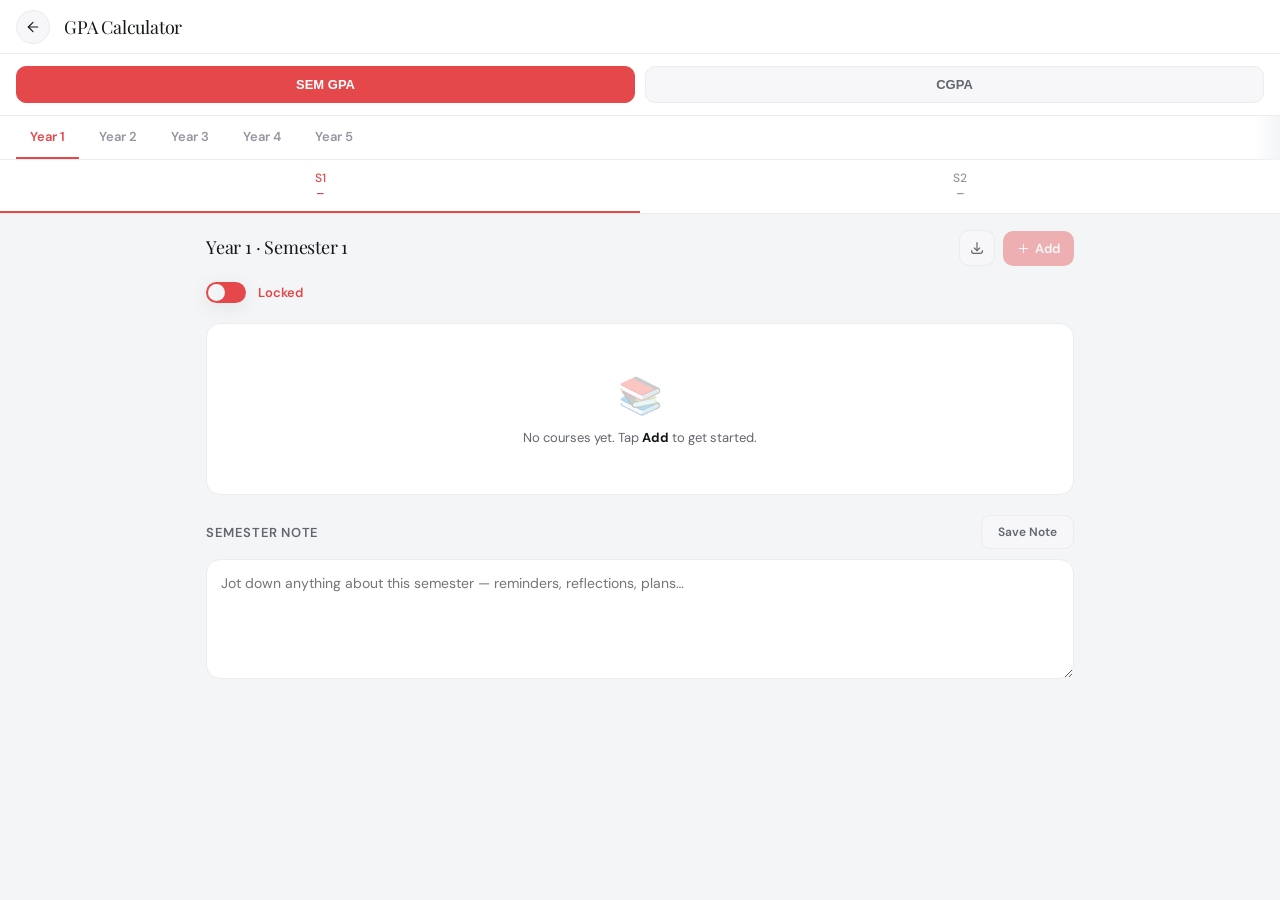
<file: gpa-calculator.html>
<!DOCTYPE html>
<html lang="en" data-theme="light">
<head>
<meta charset="UTF-8"/>
<meta name="viewport" content="width=device-width, initial-scale=1.0, maximum-scale=1.0"/>
<script>
  (function() {
    try {
      var t = localStorage.getItem('gv_theme');
      if (t === 'light' || t === 'dark') document.documentElement.setAttribute('data-theme', t);
    } catch (e) {}
  })();
</script>
<title>GPA Calculator — GradeVault</title>
<link href="https://fonts.googleapis.com/css2?family=Playfair+Display:wght@600;700&family=DM+Sans:wght@300;400;500;600&family=DM+Mono:wght@400;500&display=swap" rel="stylesheet"/>
<style>
  *, *::before, *::after { box-sizing: border-box; margin: 0; padding: 0; }
  :focus-visible { outline: 2px solid var(--gold) !important; outline-offset: 2px; border-radius: 4px; }
  input:focus-visible, select:focus-visible, textarea:focus-visible { outline-offset: 0; }
  ::selection { background: var(--gold); color: var(--on-gold); }
  :root, :root[data-theme="light"] {
    --bg:#f4f5f7; --surface:#ffffff; --card:#f7f7f9; --border:#ececef; --border2:#e0e1e6;
    --gold:#e5484a; --gold2:#c93a3a; --green:#2d7a4f; --green2:#2f8c5c; --red:#c0392b; --red2:#e5484a;
    --blue:#2980b9; --text:#14171a; --text2:#62666d; --text3:#9497a0;
    --A:#2f8c5c; --B:#2980b9; --C:#c9932b; --D:#c0784a; --E:#c0392b; --F:#6b2d2d;
    --shadow:0 4px 20px rgba(20,23,26,0.08); --radius:14px;
    --overlay-soft:rgba(0,0,0,0.02); --overlay-soft2:rgba(0,0,0,0.045);
    --on-gold:#ffffff;
  }
  :root[data-theme="dark"] {
    --bg:#0e0f14; --surface:#16181f; --card:#1c1f2a; --border:#2a2d3a; --border2:#353848;
    --gold:#e5484a; --gold2:#f16a6c; --green:#2d7a4f; --green2:#3da86c; --red:#c0392b; --red2:#e5484a;
    --blue:#2980b9; --text:#e8eaf0; --text2:#9da0b0; --text3:#6b6f80;
    --A:#3da86c; --B:#2980b9; --C:#d4a843; --D:#c0784a; --E:#c0392b; --F:#6b2d2d;
    --shadow:0 4px 24px rgba(0,0,0,0.4); --radius:14px;
    --overlay-soft:rgba(255,255,255,0.02); --overlay-soft2:rgba(255,255,255,0.04);
    --on-gold:#ffffff;
  }
  html, body { height:100%; background:var(--bg); color:var(--text); font-family:'DM Sans',sans-serif; font-size:15px; -webkit-font-smoothing:antialiased; }

  /* ── Header ─────────────────────────────────────────────── */
  header { background:var(--surface); border-bottom:1px solid var(--border); padding:0 16px; padding-top:env(safe-area-inset-top); padding-left:calc(16px + env(safe-area-inset-left)); padding-right:calc(16px + env(safe-area-inset-right)); display:flex; align-items:center; gap:14px; min-height:54px; flex-shrink:0; position:sticky; top:0; z-index:100; }
  .gpa-back { background:var(--card); border:1px solid var(--border); color:var(--text); width:34px; height:34px; border-radius:50%; display:flex; align-items:center; justify-content:center; cursor:pointer; transition:border-color 0.2s; flex-shrink:0; -webkit-tap-highlight-color:transparent; }
  .gpa-back:active { transform:scale(0.88); background:var(--overlay-soft2); transition:transform 0.08s; }
  .gpa-back:hover { border-color:var(--gold); }
  .gpa-back svg { width:16px; height:16px; }
  .gpa-header-title { font-family:'Playfair Display',serif; font-size:18px; color:var(--text); letter-spacing:-0.2px; }

  /* ── Level 1: SEM GPA / CGPA switch ────────────────────── */
  .mode-tabs { background:var(--surface); border-bottom:1px solid var(--border); padding:12px 16px; display:flex; align-items:center; gap:10px; }
  .mode-tab { flex:1; text-align:center; padding:10px 12px; border-radius:10px; font-size:13px; font-weight:600; color:var(--text2); background:var(--card); border:1px solid var(--border); cursor:pointer; transition:all 0.2s; -webkit-tap-highlight-color:transparent; }
  .mode-tab:hover { border-color:var(--border2); }
  .mode-tab.active { background:var(--gold); color:var(--on-gold); border-color:var(--gold); }

  /* ── Level 2: Year tabs ─────────────────────────────────── */
  .year-groups { background:var(--surface); border-bottom:1px solid var(--border); padding:0 16px; display:flex; gap:6px; overflow-x:auto; -webkit-overflow-scrolling:touch; scrollbar-width:none; mask-image:linear-gradient(to right, #000 calc(100% - 28px), transparent); -webkit-mask-image:linear-gradient(to right, #000 calc(100% - 28px), transparent); }
  .year-groups::-webkit-scrollbar { display:none; }
  .year-btn { padding:12px 14px; font-size:13px; font-weight:600; color:var(--text3); background:none; border:none; border-bottom:2px solid transparent; cursor:pointer; font-family:inherit; white-space:nowrap; transition:all 0.2s; -webkit-tap-highlight-color:transparent; }
  .year-btn:hover { color:var(--text); }
  .year-btn.active { color:var(--gold); border-bottom-color:var(--gold); }

  /* ── Level 3: Semester tabs ─────────────────────────────── */
  .sem-tabs { background:var(--surface); border-bottom:1px solid var(--border); display:flex; }
  .sem-tab { flex:1; padding:10px 4px; text-align:center; font-size:12px; font-weight:500; cursor:pointer; color:var(--text3); border-bottom:2px solid transparent; transition:all 0.2s; background:none; border:none; border-bottom:2px solid transparent; font-family:inherit; white-space:nowrap; -webkit-tap-highlight-color:transparent; }
  .sem-tab:active { background:var(--overlay-soft2); }
  .sem-tab:hover { color:var(--text); }
  .sem-tab.active { color:var(--gold); border-bottom-color:var(--gold); }
  .sem-tab .gpa-tag { display:block; font-family:'DM Mono',monospace; font-size:11px; color:var(--text3); margin-top:1px; }
  .sem-tab.active .gpa-tag { color:var(--gold); }

  /* ── Content ─────────────────────────────────────────────── */
  .content { flex:1; padding:clamp(10px,4vw,16px); padding-left:calc(clamp(10px,4vw,16px) + env(safe-area-inset-left)); padding-right:calc(clamp(10px,4vw,16px) + env(safe-area-inset-right)); max-width:900px; width:100%; margin:0 auto; }

  .semester-header { display:flex; align-items:center; justify-content:space-between; margin-bottom:16px; flex-wrap:wrap; gap:8px; }
  .semester-title { font-family:'Playfair Display',serif; font-size:18px; color:var(--text); letter-spacing:-0.2px; text-wrap:balance; }
  .semester-gpa-detail { font-size:12px; color:var(--text3); font-family:'DM Mono',monospace; margin-top:2px; }
  .semester-actions { display:flex; align-items:center; gap:8px; }

  .btn-icon-upload { background:var(--card); color:var(--text2); border:1px solid var(--border); width:36px; height:36px; border-radius:10px; cursor:pointer; display:flex; align-items:center; justify-content:center; transition:all 0.2s; flex-shrink:0; -webkit-tap-highlight-color:transparent; }
  .btn-icon-upload:active { transform:scale(0.92); background:var(--overlay-soft2); transition:transform 0.08s; }
  .btn-icon-upload:hover { border-color:var(--gold); color:var(--gold); }
  .btn-icon-upload svg { width:16px; height:16px; }

  .btn-add { background:var(--gold); color:var(--on-gold); border:none; padding:9px 14px; border-radius:10px; font-weight:600; font-size:13px; cursor:pointer; font-family:inherit; transition:all 0.2s; display:flex; align-items:center; gap:5px; flex-shrink:0; -webkit-tap-highlight-color:transparent; }
  .btn-add:active { transform:scale(0.96); background:var(--gold2); transition:transform 0.08s; }
  .btn-add:hover { background:var(--gold2); }
  .btn-add svg { width:13px; height:13px; }
  .btn-add:disabled { opacity:0.4; cursor:not-allowed; }
  .btn-add:disabled:hover { background:var(--gold); }

  /* ── Lock toggle ─────────────────────────────────────────── */
  .lock-toggle-row { display:flex; align-items:center; gap:12px; margin:2px 0 20px; }
  .lock-toggle { position:relative; display:inline-flex; cursor:pointer; flex-shrink:0; }
  .lock-toggle input { position:absolute; opacity:0; width:0; height:0; pointer-events:none; }
  .lock-toggle-track { --tx:0px; --sc:1; position:relative; width:40px; height:21px; border-radius:999px; background:var(--red2); box-shadow:var(--shadow); transition:background 0.3s; }
  .lock-toggle input:checked + .lock-toggle-track { background:var(--green2); --tx:19px; }
  .lock-toggle:hover .lock-toggle-track { --sc:0.95; }
  .lock-toggle-track::after { content:''; position:absolute; top:2px; left:2px; width:17px; height:17px; border-radius:50%; background:#f3f4f6; transition:transform 0.3s; transform:translateX(var(--tx)) scale(var(--sc)); }
  .lock-icon { position:absolute; top:50%; width:11px; height:11px; transform:translateY(-50%); fill:var(--on-gold); opacity:0; transition:opacity 0.2s; }
  .lock-icon-open { left:5px; }
  .lock-icon-closed { right:5px; }
  .lock-status-text { font-size:13px; font-weight:600; color:var(--red2); }
  .lock-status-text.unlocked { color:var(--green2); }

  /* ── Course table ────────────────────────────────────────── */
  .course-table-wrap.locked { opacity:0.92; }
  .course-table-wrap { background:var(--surface); border:1px solid var(--border); border-radius:var(--radius); overflow:hidden; overflow-x:auto; -webkit-overflow-scrolling:touch; mask-image:linear-gradient(to right, #000 calc(100% - 28px), transparent); -webkit-mask-image:linear-gradient(to right, #000 calc(100% - 28px), transparent); }
  table { width:100%; border-collapse:collapse; min-width:500px; }
  thead th { background:var(--card); padding:10px 12px; text-align:left; font-size:10px; text-transform:uppercase; letter-spacing:0.8px; color:var(--text3); font-weight:600; border-bottom:1px solid var(--border); white-space:nowrap; }
  tbody tr { border-bottom:1px solid var(--border); transition:background 0.15s; }
  tbody tr:last-child { border-bottom:none; }
  tbody tr:hover { background:var(--overlay-soft); }
  td { padding:8px 12px; font-size:14px; }
  .cell-input { background:transparent; border:1px solid transparent; color:var(--text); font-family:inherit; font-size:14px; padding:5px 8px; border-radius:7px; width:100%; transition:all 0.15s; outline:none; -webkit-appearance:none; }
  .cell-input:hover { border-color:var(--border2); background:var(--card); }
  .cell-input:focus { border-color:var(--gold); background:var(--card); }
  .cell-input.unit-input { width:56px; text-align:center; font-family:'DM Mono',monospace; }
  .grade-select { appearance:none; -webkit-appearance:none; background:var(--card); border:1px solid var(--border); color:var(--text); font-family:'DM Mono',monospace; font-size:13px; font-weight:500; padding:5px 8px; border-radius:7px; cursor:pointer; outline:none; transition:border-color 0.15s; min-width:64px; text-align:center; }
  .grade-select:focus { border-color:var(--gold); }
  .grade-A { color:var(--A); } .grade-B { color:var(--B); } .grade-C { color:var(--C); } .grade-D { color:var(--D); } .grade-E { color:var(--E); } .grade-F { color:var(--F); }
  .gp-cell { font-family:'DM Mono',monospace; color:var(--text2); font-size:12px; }
  .btn-del { background:none; border:none; color:var(--text3); cursor:pointer; font-size:16px; padding:6px 10px; border-radius:6px; transition:all 0.2s; display:flex; align-items:center; justify-content:center; -webkit-tap-highlight-color:transparent; }
  .btn-del:active { transform:scale(0.88); background:rgba(192,57,43,0.18); transition:transform 0.08s; }
  .btn-del svg { width:18px; height:18px; }
  .btn-del:hover { color:var(--red2); background:rgba(192,57,43,0.1); }
  .cell-input:disabled, .grade-select:disabled { opacity:0.5; cursor:not-allowed; }
  .cell-input:disabled:hover, .grade-select:disabled:hover { border-color:transparent; background:transparent; }
  .btn-del:disabled { opacity:0.3; cursor:not-allowed; pointer-events:none; }
  .totals-row td { background:var(--card); border-top:1px solid var(--border2); font-weight:600; font-size:12px; color:var(--text2); font-family:'DM Mono',monospace; }
  .totals-row .total-gpa { color:var(--gold); font-size:14px; }
  .empty-state { padding:48px 16px; text-align:center; background:var(--surface); border:1px solid var(--border); border-radius:var(--radius); }
  .empty-state .icon { font-size:36px; margin-bottom:10px; opacity:0.3; }
  .empty-state p { color:var(--text2); font-size:13px; }
  .empty-state strong { color:var(--text); }

  /* ── Semester note ───────────────────────────────────────── */
  .note-section { margin-top:20px; }
  .note-header { display:flex; align-items:center; justify-content:space-between; margin-bottom:10px; }
  .note-title { font-size:13px; font-weight:600; color:var(--text2); text-transform:uppercase; letter-spacing:0.6px; }
  .note-textarea { width:100%; min-height:120px; background:var(--surface); border:1px solid var(--border); color:var(--text); border-radius:var(--radius); padding:14px; font-family:inherit; font-size:14px; outline:none; resize:vertical; transition:border-color 0.2s; }
  .note-textarea:focus { border-color:var(--gold); }
  .btn-save-note { background:var(--card); color:var(--text2); border:1px solid var(--border); padding:8px 16px; border-radius:9px; font-weight:600; font-size:12px; cursor:pointer; font-family:inherit; transition:all 0.2s; -webkit-tap-highlight-color:transparent; }
  .btn-save-note:hover { border-color:var(--gold); color:var(--gold); }
  .btn-save-note:active { transform:scale(0.96); background:var(--gold); color:var(--on-gold); border-color:var(--gold); transition:all 0.08s; }

  /* ── CGPA summary view ───────────────────────────────────── */
  .cgpa-hero { background:var(--surface); border:1px solid var(--border); border-radius:var(--radius); padding:28px 20px; text-align:center; margin-bottom:20px; }
  .cgpa-hero .label { font-size:11px; color:var(--text3); letter-spacing:0.8px; text-transform:uppercase; margin-bottom:6px; }
  .cgpa-hero .val { font-family:'Playfair Display',serif; font-size:48px; color:var(--gold); line-height:1; letter-spacing:-0.5px; }
  .cgpa-hero .cls { font-size:13px; color:var(--text2); margin-top:8px; }
  .cgpa-list { background:var(--surface); border:1px solid var(--border); border-radius:var(--radius); overflow:hidden; }
  .cgpa-row { display:flex; align-items:center; justify-content:space-between; padding:14px 16px; border-bottom:1px solid var(--border); }
  .cgpa-row:last-child { border-bottom:none; }
  .cgpa-row .sem-name { font-size:14px; color:var(--text); font-weight:500; }
  .cgpa-row .sem-units { font-size:11px; color:var(--text3); font-family:'DM Mono',monospace; margin-top:2px; }
  .cgpa-row .sem-gpa { font-family:'DM Mono',monospace; font-size:15px; font-weight:600; color:var(--gold); }
  .cgpa-row .sem-gpa.empty { color:var(--text3); font-weight:400; }

  /* ── Toast ───────────────────────────────────────────────── */
  .gpa-toast { position:fixed; left:50%; bottom:24px; transform:translateX(-50%) translateY(20px); background:var(--card); border:1px solid var(--border2); color:var(--text); padding:10px 18px; border-radius:10px; font-size:13px; box-shadow:var(--shadow); opacity:0; pointer-events:none; transition:all 0.25s; z-index:200; }
  .gpa-toast.show { opacity:1; transform:translateX(-50%) translateY(0); }

  @media (max-width:480px) {
    .content { padding-left:calc(10px + env(safe-area-inset-left)); padding-right:calc(10px + env(safe-area-inset-right)); }
    .cgpa-hero .val { font-size:38px; }
    .semester-actions .btn-add span { display:none; }
    .semester-actions .btn-add { padding:9px 11px; }
  }
</style>
</head>
<body>

<header>
  <button class="gpa-back" aria-label="Go back" onclick="parent.postMessage('gpa-back', '*')">
    <svg viewBox="0 0 24 24" fill="none" stroke="currentColor" stroke-width="1.75" stroke-linecap="round" stroke-linejoin="round"><line x1="19" y1="12" x2="5" y2="12"/><polyline points="12 19 5 12 12 5"/></svg>
  </button>
  <div class="gpa-header-title">GPA Calculator</div>
</header>

<!-- Level 1: SEM GPA / CGPA -->
<div class="mode-tabs">
  <button class="mode-tab active" id="mode-sem" onclick="setMode('sem')">SEM GPA</button>
  <button class="mode-tab" id="mode-cgpa" onclick="setMode('cgpa')">CGPA</button>
</div>

<!-- Level 2: Year tabs -->
<div class="year-groups" id="year-groups"></div>

<!-- Level 3: Semester tabs -->
<div class="sem-tabs" id="sem-tabs"></div>

<main class="content">

  <!-- ══ SEM GPA VIEW ══ -->
  <div id="view-sem">
    <div class="semester-header">
      <div>
        <div class="semester-title" id="sem-title">—</div>
        <div class="semester-gpa-detail" id="sem-gpa-detail"></div>
      </div>
      <div class="semester-actions">
        <button class="btn-icon-upload" title="Export semester as CSV" onclick="exportCSV()">
          <svg viewBox="0 0 24 24" fill="none" stroke="currentColor" stroke-width="1.75" stroke-linecap="round" stroke-linejoin="round"><path d="M4 16v1a3 3 0 0 0 3 3h10a3 3 0 0 0 3-3v-1"/><path d="M16 12l-4 4-4-4"/><path d="M12 4v12"/></svg>
        </button>
        <button class="btn-add" id="btn-add-course" onclick="addCourse()">
          <svg viewBox="0 0 24 24" fill="none" stroke="currentColor" stroke-width="1.75"><path d="M12 4v16m8-8H4" stroke-linecap="round" stroke-linejoin="round"/></svg>
          <span>Add</span>
        </button>
      </div>
    </div>

    <div class="lock-toggle-row">
      <label class="lock-toggle">
        <input type="checkbox" id="lock-toggle-input" onchange="onLockToggle(this.checked)">
        <div class="lock-toggle-track"></div>
      </label>
      <span class="lock-status-text" id="lock-status-text">Locked</span>
    </div>

    <div class="course-table-wrap" id="course-table-wrap">
      <table>
        <thead>
          <tr>
            <th style="width:150px">Code</th>
            <th>Course Title</th>
            <th style="width:72px;text-align:center">Units</th>
            <th style="width:76px;text-align:center">Grade</th>
            <th style="width:68px;text-align:center">GP×CU</th>
            <th style="width:44px"></th>
          </tr>
        </thead>
        <tbody id="course-tbody"></tbody>
        <tfoot id="totals-foot"></tfoot>
      </table>
    </div>
    <div class="empty-state" id="empty-state" style="display:none;">
      <div class="icon">📚</div>
      <p>No courses yet. Tap <strong>Add</strong> to get started.</p>
    </div>

    <div class="note-section">
      <div class="note-header">
        <div class="note-title">Semester Note</div>
        <button class="btn-save-note" id="save-note-btn" onclick="saveNote()">Save Note</button>
      </div>
      <textarea class="note-textarea" id="note-textarea" placeholder="Jot down anything about this semester — reminders, reflections, plans…"></textarea>
    </div>
  </div>

  <!-- ══ CGPA VIEW ══ -->
  <div id="view-cgpa" style="display:none;">
    <div class="cgpa-hero">
      <div class="label">Cumulative GPA</div>
      <div class="val" id="cgpa-big">—</div>
      <div class="cls" id="cgpa-class"></div>
    </div>
    <div class="cgpa-list" id="cgpa-list"></div>
  </div>

</main>

<div class="gpa-toast" id="gpa-toast"></div>

<script>
// ── Constants (matches GradeVault's core GPA/CGPA logic) ─────
const GRADE_POINTS = { A:5, B:4, C:3, D:2, E:1, F:0 };
const YEARS = [
  { label: 'Year 1', sems: ['y1s1','y1s2'] },
  { label: 'Year 2', sems: ['y2s1','y2s2'] },
  { label: 'Year 3', sems: ['y3s1','y3s2'] },
  { label: 'Year 4', sems: ['y4s1','y4s2'] },
  { label: 'Year 5', sems: ['y5s1','y5s2'] },
];
const SEMS = YEARS.flatMap(y => y.sems);
const SEM_NAMES = {
  y1s1:'Year 1 · Semester 1', y1s2:'Year 1 · Semester 2',
  y2s1:'Year 2 · Semester 1', y2s2:'Year 2 · Semester 2',
  y3s1:'Year 3 · Semester 1', y3s2:'Year 3 · Semester 2',
  y4s1:'Year 4 · Semester 1', y4s2:'Year 4 · Semester 2',
  y5s1:'Year 5 · Semester 1', y5s2:'Year 5 · Semester 2',
};
const SEM_SHORT = { y1s1:'S1', y1s2:'S2', y2s1:'S1', y2s2:'S2', y3s1:'S1', y3s2:'S2', y4s1:'S1', y4s2:'S2', y5s1:'S1', y5s2:'S2' };
const STORE_KEY = 'beebo_gpa_data';

// ── State ──────────────────────────────────────────────────
let currentYear = 0;
let currentSem = 'y1s1';
let courseLocked = true;
let mode = 'sem';
let userData = loadData();

function loadData() {
  try {
    const raw = localStorage.getItem(STORE_KEY);
    if (raw) return JSON.parse(raw);
  } catch (e) {}
  return { semesters: {}, notes: {} };
}
function saveData() {
  try { localStorage.setItem(STORE_KEY, JSON.stringify(userData)); } catch (e) {}
}

// ── Helpers ────────────────────────────────────────────────
function fmt(n) { return n === null ? '—' : n.toFixed(2); }
function esc(s) { return String(s || '').replace(/&/g,'&amp;').replace(/"/g,'&quot;').replace(/</g,'&lt;'); }

function calcSemGPA(courses) {
  let tgp = 0, tnu = 0;
  (courses || []).forEach(c => {
    const units = parseFloat(c.units) || 0;
    const gp = GRADE_POINTS[c.grade] ?? null;
    if (units > 0 && gp !== null && c.grade !== '') {
      tgp += gp * units;
      tnu += units;
    }
  });
  if (tnu === 0) return { tgp: 0, tnu: 0, gpa: null };
  return { tgp, tnu, gpa: tgp / tnu };
}
function calcCGPA() {
  let totalTGP = 0, totalTNU = 0;
  SEMS.forEach(s => {
    const { tgp, tnu } = calcSemGPA(userData.semesters[s] || []);
    totalTGP += tgp;
    totalTNU += tnu;
  });
  return totalTNU === 0 ? null : totalTGP / totalTNU;
}
function classifyGPA(cgpa) {
  if (cgpa === null) return '';
  if (cgpa >= 4.5) return 'First Class';
  if (cgpa >= 3.5) return '2nd Class Upper';
  if (cgpa >= 2.5) return '2nd Class Lower';
  if (cgpa >= 1.5) return 'Third Class';
  return 'Pass';
}
let toastTimer = null;
function showToast(msg) {
  const el = document.getElementById('gpa-toast');
  el.textContent = msg;
  el.classList.add('show');
  clearTimeout(toastTimer);
  toastTimer = setTimeout(() => el.classList.remove('show'), 2200);
}

// ── Mode switch (SEM GPA / CGPA) ──────────────────────────
function setMode(m) {
  mode = m;
  document.getElementById('mode-sem').classList.toggle('active', m === 'sem');
  document.getElementById('mode-cgpa').classList.toggle('active', m === 'cgpa');
  document.getElementById('view-sem').style.display = m === 'sem' ? 'block' : 'none';
  document.getElementById('view-cgpa').style.display = m === 'cgpa' ? 'block' : 'none';
  document.getElementById('year-groups').style.display = m === 'sem' ? 'flex' : 'none';
  document.getElementById('sem-tabs').style.display = m === 'sem' ? 'flex' : 'none';
  if (m === 'cgpa') renderCGPA();
}

function renderCGPA() {
  const cgpa = calcCGPA();
  document.getElementById('cgpa-big').textContent = fmt(cgpa);
  document.getElementById('cgpa-class').textContent = classifyGPA(cgpa);
  const list = document.getElementById('cgpa-list');
  list.innerHTML = SEMS.map(s => {
    const { gpa, tnu } = calcSemGPA(userData.semesters[s] || []);
    return `<div class="cgpa-row">
      <div>
        <div class="sem-name">${SEM_NAMES[s]}</div>
        <div class="sem-units">${tnu || 0} units</div>
      </div>
      <div class="sem-gpa ${gpa === null ? 'empty' : ''}">${fmt(gpa)}</div>
    </div>`;
  }).join('');
}

// ── Year / semester navigation ────────────────────────────
function buildYearTabs() {
  const container = document.getElementById('year-groups');
  container.innerHTML = YEARS.map((y, i) =>
    `<button class="year-btn" id="ybtn-${i}" onclick="switchYear(${i})">${y.label}</button>`
  ).join('');
}
function switchYear(idx, firstLoad) {
  currentYear = idx;
  document.querySelectorAll('.year-btn').forEach((b, i) => b.classList.toggle('active', i === idx));
  const year = YEARS[idx];
  const semTabs = document.getElementById('sem-tabs');
  semTabs.innerHTML = year.sems.map(s =>
    `<button class="sem-tab" id="stab-${s}" onclick="switchSem('${s}')">
      ${SEM_SHORT[s]}
      <span class="gpa-tag" id="stab-gpa-${s}">—</span>
    </button>`
  ).join('');
  const target = firstLoad ? 'y1s1' : (year.sems.includes(currentSem) ? currentSem : year.sems[0]);
  switchSem(target);
}
function switchSem(sem) {
  currentSem = sem;
  const yearIdx = YEARS.findIndex(y => y.sems.includes(sem));
  if (yearIdx !== -1 && yearIdx !== currentYear) { switchYear(yearIdx, false); return; }
  document.querySelectorAll('.sem-tab').forEach(t => t.classList.toggle('active', t.id === 'stab-' + sem));
  document.getElementById('sem-title').textContent = SEM_NAMES[sem];
  resetLockForSem();
  renderTable();
  updateGpaTags();
  loadNote();
}
function updateGpaTags() {
  SEMS.forEach(s => {
    const tag = document.getElementById('stab-gpa-' + s);
    if (!tag) return;
    const { gpa } = calcSemGPA(userData.semesters[s] || []);
    tag.textContent = fmt(gpa);
  });
}

// ── Lock toggle ─────────────────────────────────────────────
function resetLockForSem() { courseLocked = true; updateLockUI(); applyCourseLock(); }
function updateLockUI() {
  document.getElementById('lock-toggle-input').checked = !courseLocked;
  const label = document.getElementById('lock-status-text');
  label.textContent = courseLocked ? 'Locked' : 'Unlocked';
  label.classList.toggle('unlocked', !courseLocked);
  document.getElementById('btn-add-course').disabled = courseLocked;
}
function applyCourseLock() {
  document.querySelectorAll('#course-tbody .cell-input, #course-tbody .grade-select, #course-tbody .btn-del')
    .forEach(el => { el.disabled = courseLocked; });
  document.getElementById('course-table-wrap').classList.toggle('locked', courseLocked);
}
function onLockToggle(checked) { courseLocked = !checked; updateLockUI(); applyCourseLock(); }

// ── Course table ────────────────────────────────────────────
function addCourse() {
  if (courseLocked) return;
  const list = userData.semesters[currentSem] || (userData.semesters[currentSem] = []);
  list.push({ code:'', title:'', units:'', grade:'' });
  saveData();
  renderTable();
}
function deleteCourse(i) {
  const list = userData.semesters[currentSem] || [];
  list.splice(i, 1);
  saveData();
  renderTable();
  updateGpaTags();
}
function updateField(i, field, value) {
  const list = userData.semesters[currentSem] || [];
  if (!list[i]) return;
  list[i][field] = value;
  saveData();
  if (field === 'units' || field === 'grade') { renderTotals(list); updateGpaTags(); }
  if (field === 'grade') {
    const sel = document.querySelector(`#course-tbody tr:nth-child(${i+1}) .grade-select`);
    if (sel) { sel.className = 'grade-select' + (value ? ' grade-' + value : ''); }
  }
}
function renderTable() {
  const courses = userData.semesters[currentSem] || [];
  const tbody = document.getElementById('course-tbody');
  const tfoot = document.getElementById('totals-foot');
  const wrap = document.getElementById('course-table-wrap');
  const empty = document.getElementById('empty-state');

  if (courses.length === 0) {
    tbody.innerHTML = ''; tfoot.innerHTML = '';
    wrap.style.display = 'none'; empty.style.display = 'block';
    document.getElementById('sem-gpa-detail').textContent = '';
    return;
  }
  wrap.style.display = 'block'; empty.style.display = 'none';

  tbody.innerHTML = courses.map((c, i) => {
    const gp = GRADE_POINTS[c.grade] ?? null;
    const units = parseFloat(c.units) || 0;
    const contrib = (gp !== null && units > 0 && c.grade !== '') ? (gp * units) : '—';
    const gradeClass = c.grade ? `grade-${c.grade}` : '';
    return `<tr>
      <td><input class="cell-input" value="${esc(c.code)}" placeholder="e.g. GST 111"
            oninput="updateField(${i},'code',this.value)"/></td>
      <td><input class="cell-input" value="${esc(c.title)}" placeholder="Course title…"
            oninput="updateField(${i},'title',this.value)"/></td>
      <td style="text-align:center">
        <input class="cell-input unit-input" type="number" min="1" max="6"
          value="${c.units || ''}" placeholder="2"
          oninput="updateField(${i},'units',this.value)"/>
      </td>
      <td style="text-align:center">
        <select class="grade-select ${gradeClass}" onchange="updateField(${i},'grade',this.value)">
          <option value="">–</option>
          ${['A','B','C','D','E','F'].map(g =>
            `<option value="${g}" ${c.grade === g ? 'selected' : ''}>${g}</option>`
          ).join('')}
        </select>
      </td>
      <td class="gp-cell" style="text-align:center">${contrib}</td>
      <td><button class="btn-del" onclick="deleteCourse(${i})" aria-label="Delete">
        <svg viewBox="0 0 24 24" fill="none" stroke="currentColor" stroke-width="1.75" stroke-linecap="round" stroke-linejoin="round">
          <path d="M5 7h14"/><path d="M9 7V5a2 2 0 0 1 2-2h2a2 2 0 0 1 2 2v2"/>
          <path d="M7 7l1 13a2 2 0 0 0 2 2h4a2 2 0 0 0 2-2l1-13"/>
          <line x1="10" y1="11" x2="10" y2="17"/><line x1="14" y1="11" x2="14" y2="17"/>
        </svg>
      </button></td>
    </tr>`;
  }).join('');

  renderTotals(courses);
  applyCourseLock();
}
function renderTotals(courses) {
  const { tgp, tnu, gpa } = calcSemGPA(courses);
  document.getElementById('totals-foot').innerHTML = `
    <tr class="totals-row">
      <td colspan="2" style="text-align:right">Totals</td>
      <td style="text-align:center">${tnu || '—'}</td>
      <td></td>
      <td style="text-align:center">${tgp || '—'}</td>
      <td></td>
    </tr>
    <tr class="totals-row">
      <td colspan="4" style="text-align:right;color:var(--text3)">Semester GPA</td>
      <td class="total-gpa" style="text-align:center">${fmt(gpa)}</td>
      <td></td>
    </tr>`;
  document.getElementById('sem-gpa-detail').textContent =
    gpa !== null ? `TGP ${tgp} ÷ TNU ${tnu} = ${fmt(gpa)}` : '';
}

// ── Semester note ───────────────────────────────────────────
function loadNote() {
  document.getElementById('note-textarea').value = userData.notes[currentSem] || '';
}
function saveNote() {
  userData.notes[currentSem] = document.getElementById('note-textarea').value;
  saveData();
  showToast('Note saved.');
}

// ── CSV export ──────────────────────────────────────────────
function exportCSV() {
  const courses = userData.semesters[currentSem] || [];
  if (!courses.length) { showToast('No courses to export.'); return; }
  const rows = [['Code', 'Course Title', 'Units', 'Grade', 'GP×CU']];
  courses.forEach(c => {
    const gp = GRADE_POINTS[c.grade] ?? null;
    const units = parseFloat(c.units) || 0;
    const contrib = (gp !== null && units > 0 && c.grade !== '') ? gp * units : '';
    rows.push([c.code, c.title, c.units, c.grade, contrib]);
  });
  const csv = rows.map(r => r.map(v => `"${String(v ?? '').replace(/"/g, '""')}"`).join(',')).join('\n');
  const blob = new Blob([csv], { type: 'text/csv' });
  const a = document.createElement('a');
  a.href = URL.createObjectURL(blob);
  a.download = `${currentSem}.csv`;
  a.click();
  URL.revokeObjectURL(a.href);
}

// ── Init ────────────────────────────────────────────────────
buildYearTabs();
switchYear(0, true);
</script>
</body>
</html>
</file>
